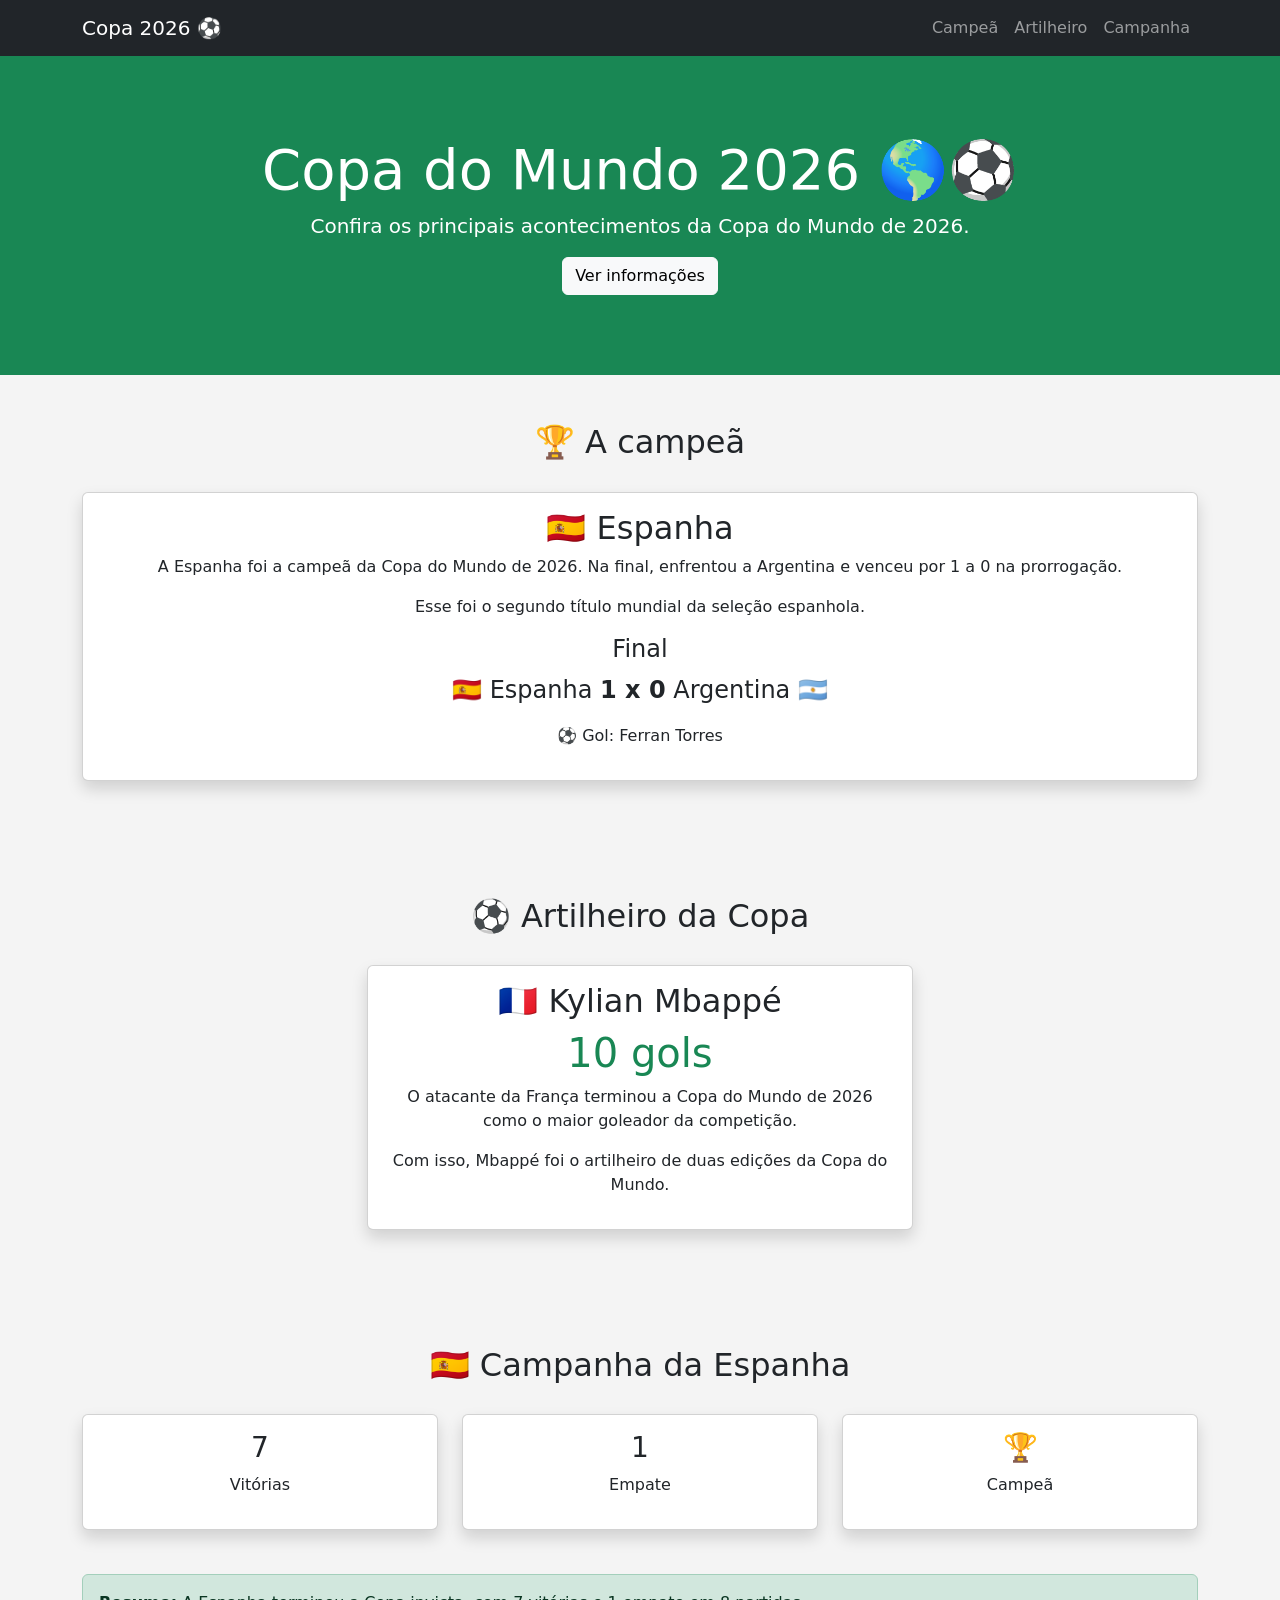
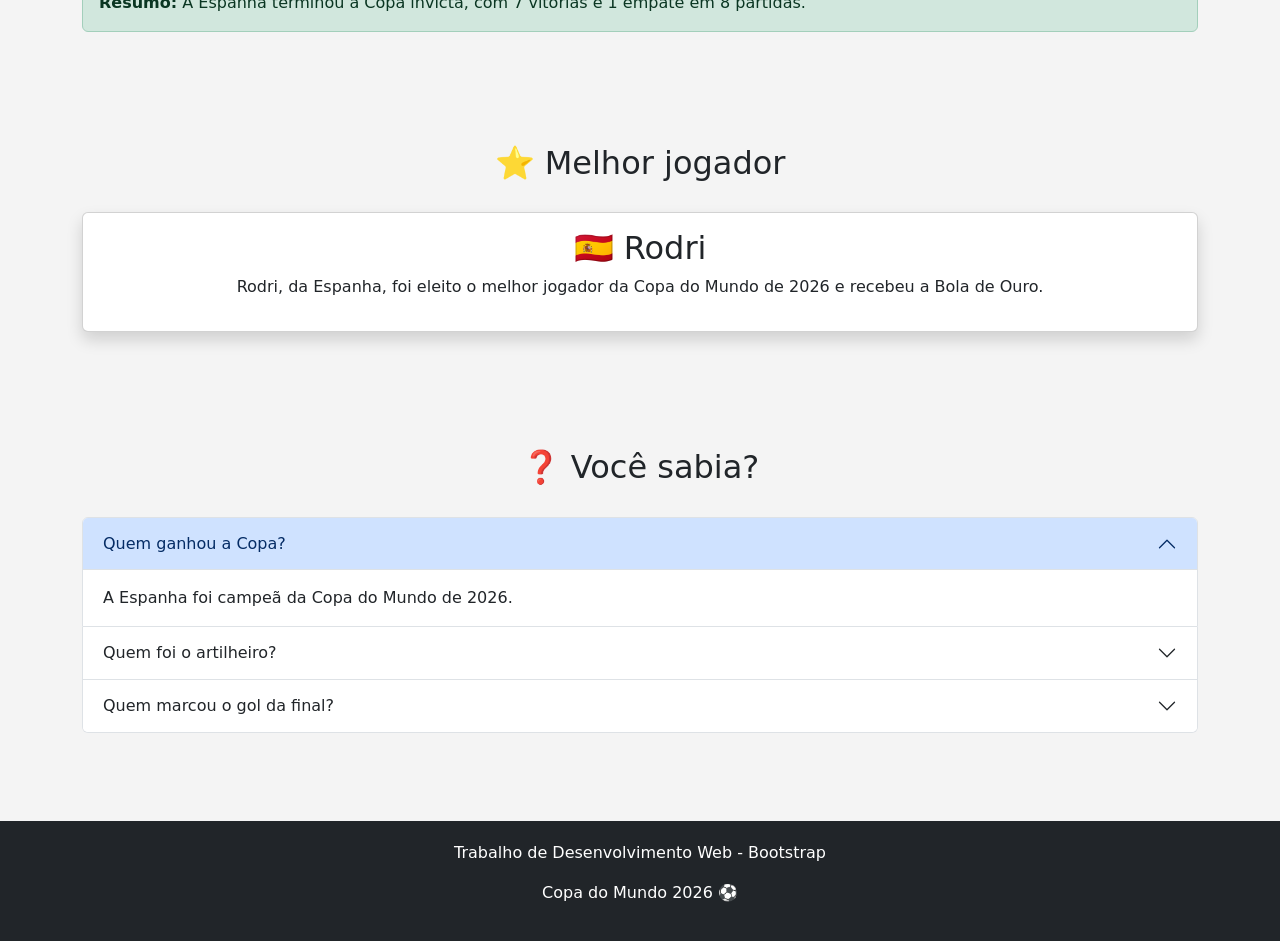
<file: 2026/IW-Interface-Web/3BIM/M1-Estudo-de-Caso/index.html>
<!DOCTYPE html>
<html lang="pt-br">
<head>
    <meta charset="UTF-8">
    <meta name="viewport" content="width=device-width, initial-scale=1.0">

    <title>Copa do Mundo 2026</title>

    <!-- Bootstrap -->
    <link href="https://cdn.jsdelivr.net/npm/bootstrap@5.3.3/dist/css/bootstrap.min.css" rel="stylesheet">

    <style>
        body {
            background-color: #f4f4f4;
        }

        .inicio {
            background-color: #198754;
            color: white;
            padding: 80px 20px;
        }

        .card {
            margin-bottom: 20px;
        }

        .titulo {
            margin-bottom: 30px;
        }

        footer {
            background-color: #212529;
            color: white;
            padding: 20px;
            margin-top: 40px;
        }
    </style>
</head>

<body>

    <!-- Menu -->
    <nav class="navbar navbar-expand-lg navbar-dark bg-dark">
        <div class="container">
            <a class="navbar-brand" href="#">Copa 2026 ⚽</a>

            <button class="navbar-toggler" type="button"
                data-bs-toggle="collapse"
                data-bs-target="#menu">
                <span class="navbar-toggler-icon"></span>
            </button>

            <div class="collapse navbar-collapse" id="menu">
                <ul class="navbar-nav ms-auto">

                    <li class="nav-item">
                        <a class="nav-link" href="#campea">Campeã</a>
                    </li>

                    <li class="nav-item">
                        <a class="nav-link" href="#artilheiro">Artilheiro</a>
                    </li>

                    <li class="nav-item">
                        <a class="nav-link" href="#campanha">Campanha</a>
                    </li>

                </ul>
            </div>
        </div>
    </nav>


    <!-- Início -->
    <section class="inicio text-center">

        <div class="container">

            <h1 class="display-4">Copa do Mundo 2026 🌎⚽</h1>

            <p class="lead">
                Confira os principais acontecimentos da Copa do Mundo de 2026.
            </p>

            <a href="#campea" class="btn btn-light">
                Ver informações
            </a>

        </div>

    </section>


    <!-- Campeã -->
    <section id="campea" class="container py-5">

        <h2 class="text-center titulo">
            🏆 A campeã
        </h2>

        <div class="card shadow">

            <div class="card-body text-center">

                <h2>🇪🇸 Espanha</h2>

                <p>
                    A Espanha foi a campeã da Copa do Mundo de 2026.
                    Na final, enfrentou a Argentina e venceu por 1 a 0
                    na prorrogação.
                </p>

                <p>
                    Esse foi o segundo título mundial da seleção espanhola.
                </p>

                <h4>Final</h4>

                <p class="fs-4">
                    🇪🇸 Espanha <strong>1 x 0</strong> Argentina 🇦🇷
                </p>

                <p>
                    ⚽ Gol: Ferran Torres
                </p>

            </div>

        </div>

    </section>


    <!-- Artilheiro -->
    <section id="artilheiro" class="container py-5">

        <h2 class="text-center titulo">
            ⚽ Artilheiro da Copa
        </h2>

        <div class="row justify-content-center">

            <div class="col-md-6">

                <div class="card shadow">

                    <div class="card-body text-center">

                        <h2>🇫🇷 Kylian Mbappé</h2>

                        <h1 class="text-success">10 gols</h1>

                        <p>
                            O atacante da França terminou a Copa do Mundo
                            de 2026 como o maior goleador da competição.
                        </p>

                        <p>
                            Com isso, Mbappé foi o artilheiro de duas
                            edições da Copa do Mundo.
                        </p>

                    </div>

                </div>

            </div>

        </div>

    </section>


    <!-- Campanha -->
    <section id="campanha" class="container py-5">

        <h2 class="text-center titulo">
            🇪🇸 Campanha da Espanha
        </h2>

        <div class="row">

            <div class="col-md-4">

                <div class="card text-center shadow">

                    <div class="card-body">

                        <h3>7</h3>

                        <p>Vitórias</p>

                    </div>

                </div>

            </div>


            <div class="col-md-4">

                <div class="card text-center shadow">

                    <div class="card-body">

                        <h3>1</h3>

                        <p>Empate</p>

                    </div>

                </div>

            </div>


            <div class="col-md-4">

                <div class="card text-center shadow">

                    <div class="card-body">

                        <h3>🏆</h3>

                        <p>Campeã</p>

                    </div>

                </div>

            </div>

        </div>


        <div class="alert alert-success mt-4">

            <strong>Resumo:</strong>

            A Espanha terminou a Copa invicta, com 7 vitórias e
            1 empate em 8 partidas.

        </div>

    </section>


    <!-- Melhor jogador -->
    <section class="container py-5">

        <h2 class="text-center titulo">
            ⭐ Melhor jogador
        </h2>

        <div class="card shadow">

            <div class="card-body text-center">

                <h2>🇪🇸 Rodri</h2>

                <p>
                    Rodri, da Espanha, foi eleito o melhor jogador
                    da Copa do Mundo de 2026 e recebeu a Bola de Ouro.
                </p>

            </div>

        </div>

    </section>


    <!-- Perguntas -->
    <section class="container py-5">

        <h2 class="text-center titulo">
            ❓ Você sabia?
        </h2>

        <div class="accordion" id="perguntas">

            <div class="accordion-item">

                <h2 class="accordion-header">

                    <button class="accordion-button"
                        data-bs-toggle="collapse"
                        data-bs-target="#pergunta1">

                        Quem ganhou a Copa?

                    </button>

                </h2>

                <div id="pergunta1"
                    class="accordion-collapse collapse show"
                    data-bs-parent="#perguntas">

                    <div class="accordion-body">
                        A Espanha foi campeã da Copa do Mundo de 2026.
                    </div>

                </div>

            </div>


            <div class="accordion-item">

                <h2 class="accordion-header">

                    <button class="accordion-button collapsed"
                        data-bs-toggle="collapse"
                        data-bs-target="#pergunta2">

                        Quem foi o artilheiro?

                    </button>

                </h2>

                <div id="pergunta2"
                    class="accordion-collapse collapse"
                    data-bs-parent="#perguntas">

                    <div class="accordion-body">
                        Kylian Mbappé, da França, com 10 gols.
                    </div>

                </div>

            </div>


            <div class="accordion-item">

                <h2 class="accordion-header">

                    <button class="accordion-button collapsed"
                        data-bs-toggle="collapse"
                        data-bs-target="#pergunta3">

                        Quem marcou o gol da final?

                    </button>

                </h2>

                <div id="pergunta3"
                    class="accordion-collapse collapse"
                    data-bs-parent="#perguntas">

                    <div class="accordion-body">
                        Ferran Torres marcou o gol da vitória da Espanha
                        contra a Argentina.
                    </div>

                </div>

            </div>

        </div>

    </section>


    <!-- Rodapé -->
    <footer class="text-center">

        <p>
            Trabalho de Desenvolvimento Web - Bootstrap
        </p>

        <p>
            Copa do Mundo 2026 ⚽
        </p>

    </footer>


    <!-- JavaScript do Bootstrap -->
    <script src="https://cdn.jsdelivr.net/npm/bootstrap@5.3.3/dist/js/bootstrap.bundle.min.js"></script>

</body>
</html>
</file>
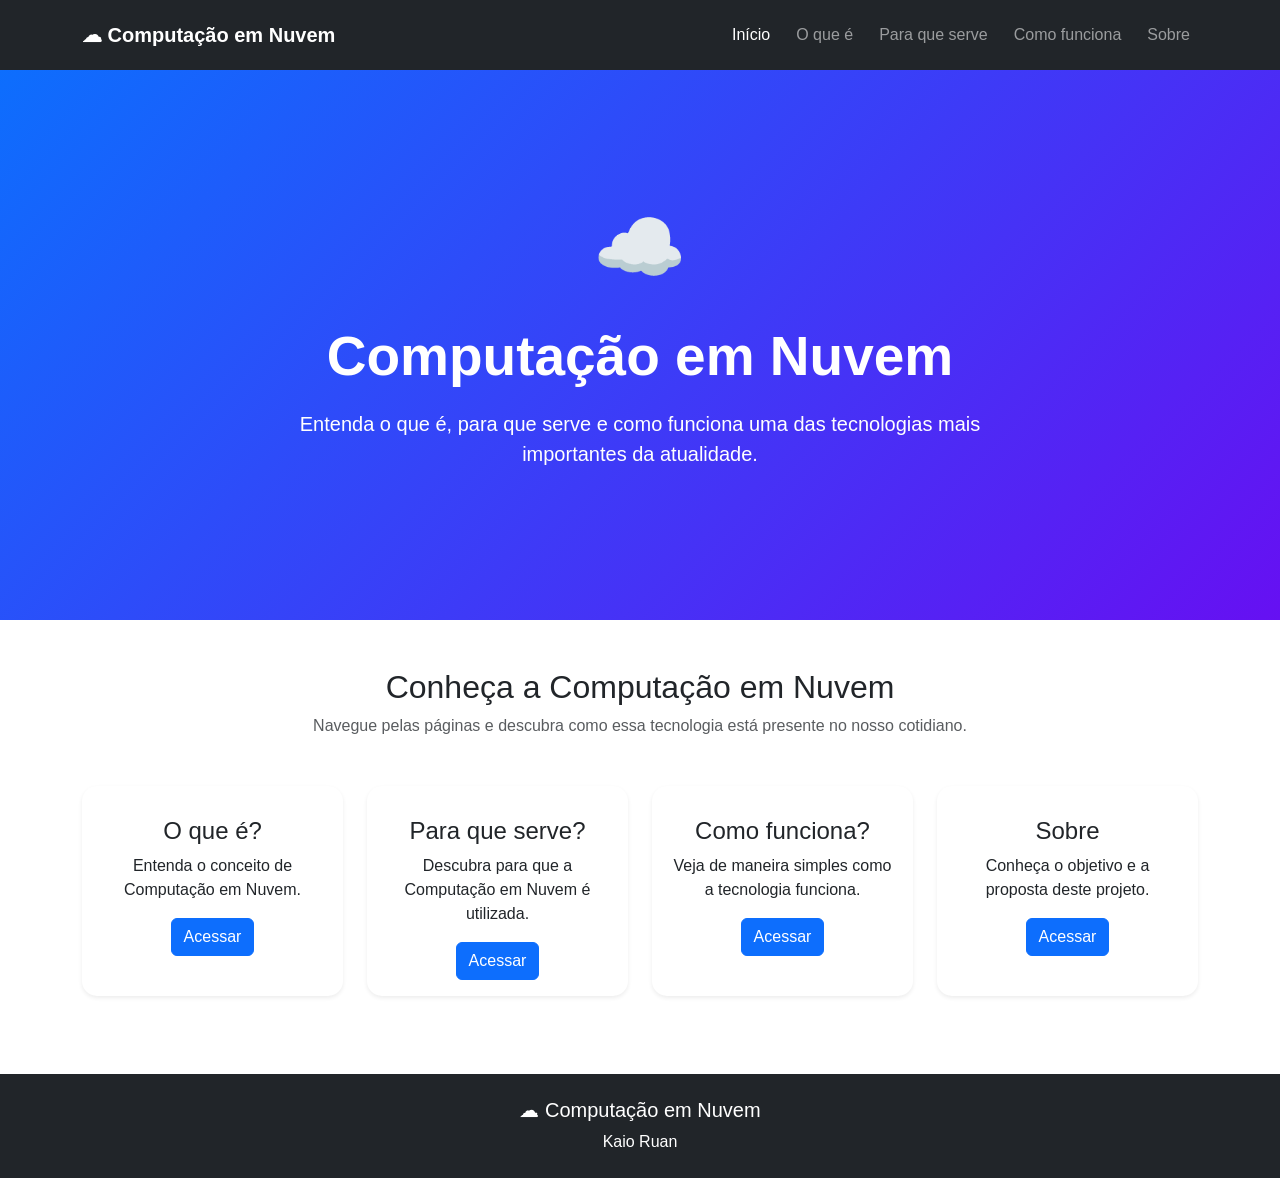
<file: 2026/IW-Interface-Web/3BIM/M2-Construção-de-Site/index.html>
<!doctype html>
<html lang="pt-BR">

<head>

    <meta charset="utf-8">

    <meta name="viewport" content="width=device-width, initial-scale=1">

    <title>Computação em Nuvem</title>

    <!-- Bootstrap -->
    <link href="https://cdn.jsdelivr.net/npm/bootstrap@5.3.8/dist/css/bootstrap.min.css"
        rel="stylesheet"
        integrity="sha384-sRIl4kxILFvY47J16cr9ZwB07vP4J8+LH7qKQnuqkuIAvNWLzeN8tE5YBujZqJLB"
        crossorigin="anonymous">

    <!-- CSS personalizado -->
    <link rel="stylesheet" href="style.css">

</head>

<body>

    <!-- =========================
         CABEÇALHO
    ========================== -->

    <nav class="navbar navbar-expand-lg navbar-dark bg-dark">

        <div class="container">

            <a class="navbar-brand fw-bold" href="index.html">
                ☁ Computação em Nuvem
            </a>

            <button class="navbar-toggler"
                type="button"
                data-bs-toggle="collapse"
                data-bs-target="#menu">

                <span class="navbar-toggler-icon"></span>

            </button>

            <div class="collapse navbar-collapse" id="menu">

                <ul class="navbar-nav ms-auto">

                    <li class="nav-item">
                        <a class="nav-link active" href="index.html">
                            Início
                        </a>
                    </li>

                    <li class="nav-item">
                        <a class="nav-link" href="oque-é.html">
                            O que é
                        </a>
                    </li>

                    <li class="nav-item">
                        <a class="nav-link" href="para-que-serve.html">
                            Para que serve
                        </a>
                    </li>

                    <li class="nav-item">
                        <a class="nav-link" href="como-funciona.html">
                            Como funciona
                        </a>
                    </li>

                    <li class="nav-item">
                        <a class="nav-link" href="sobre.html">
                            Sobre
                        </a>
                    </li>

                </ul>

            </div>

        </div>

    </nav>


    <!-- =========================
         BANNER PRINCIPAL
    ========================== -->

    <section class="hero">

        <div class="container text-center">

            <div class="nuvem-icon">
                ☁️
            </div>

            <h1>Computação em Nuvem</h1>

            <p class="lead">

                Entenda o que é, para que serve e como funciona
                uma das tecnologias mais importantes da atualidade.

            </p>

            

        </div>

    </section>


    <!-- =========================
         INTRODUÇÃO
    ========================== -->

    <section class="container py-5">

        <div class="text-center mb-5">

            <h2>Conheça a Computação em Nuvem</h2>

            <p class="text-muted">

                Navegue pelas páginas e descubra como essa tecnologia
                está presente no nosso cotidiano.

            </p>

        </div>


        <div class="row g-4">


            <!-- O QUE É -->

            <div class="col-md-3">

                <div class="card h-100 shadow-sm">

                    <div class="card-body text-center">

                        <div class="icone">
                            
                        </div>

                        <h4>O que é?</h4>

                        <p>

                            Entenda o conceito de
                            Computação em Nuvem.

                        </p>

                        <a href="oque-é.html"
                           class="btn btn-primary">

                            Acessar

                        </a>

                    </div>

                </div>

            </div>


            <!-- PARA QUE SERVE -->

            <div class="col-md-3">

                <div class="card h-100 shadow-sm">

                    <div class="card-body text-center">

                        <div class="icone">
                            
                        </div>

                        <h4>Para que serve?</h4>

                        <p>

                            Descubra para que a Computação
                            em Nuvem é utilizada.

                        </p>

                        <a href="para-que-serve.html"
                           class="btn btn-primary">

                            Acessar

                        </a>

                    </div>

                </div>

            </div>


            <!-- COMO FUNCIONA -->

            <div class="col-md-3">

                <div class="card h-100 shadow-sm">

                    <div class="card-body text-center">

                        <div class="icone">
                            
                        </div>

                        <h4>Como funciona?</h4>

                        <p>

                            Veja de maneira simples como
                            a tecnologia funciona.

                        </p>

                        <a href="como-funciona.html"
                           class="btn btn-primary">

                            Acessar

                        </a>

                    </div>

                </div>

            </div>


            <!-- SOBRE -->

            <div class="col-md-3">

                <div class="card h-100 shadow-sm">

                    <div class="card-body text-center">

                        <div class="icone">
                            
                        </div>

                        <h4>Sobre</h4>

                        <p>

                            Conheça o objetivo e a proposta
                            deste projeto.

                        </p>

                        <a href="sobre.html"
                           class="btn btn-primary">

                            Acessar

                        </a>

                    </div>

                </div>

            </div>


        </div>

    </section>


    <!-- =========================
         RODAPÉ
    ========================== -->

    <footer class="bg-dark text-white text-center py-4">

        <div class="container">

            <h5>☁ Computação em Nuvem</h5>

            <p class="mb-0">

                Kaio Ruan

            </p>

        </div>

    </footer>


    <!-- Bootstrap JavaScript -->

    <script src="https://cdn.jsdelivr.net/npm/bootstrap@5.3.8/dist/js/bootstrap.bundle.min.js"
        integrity="sha384-FKyoEForCGlyvwx9Hj09JcYn3nv7wiPVlz7YYWJrWVcXK/BmnVDxM+D2scQbITxI"
        crossorigin="anonymous">
    </script>

</body>

</html>
</file>
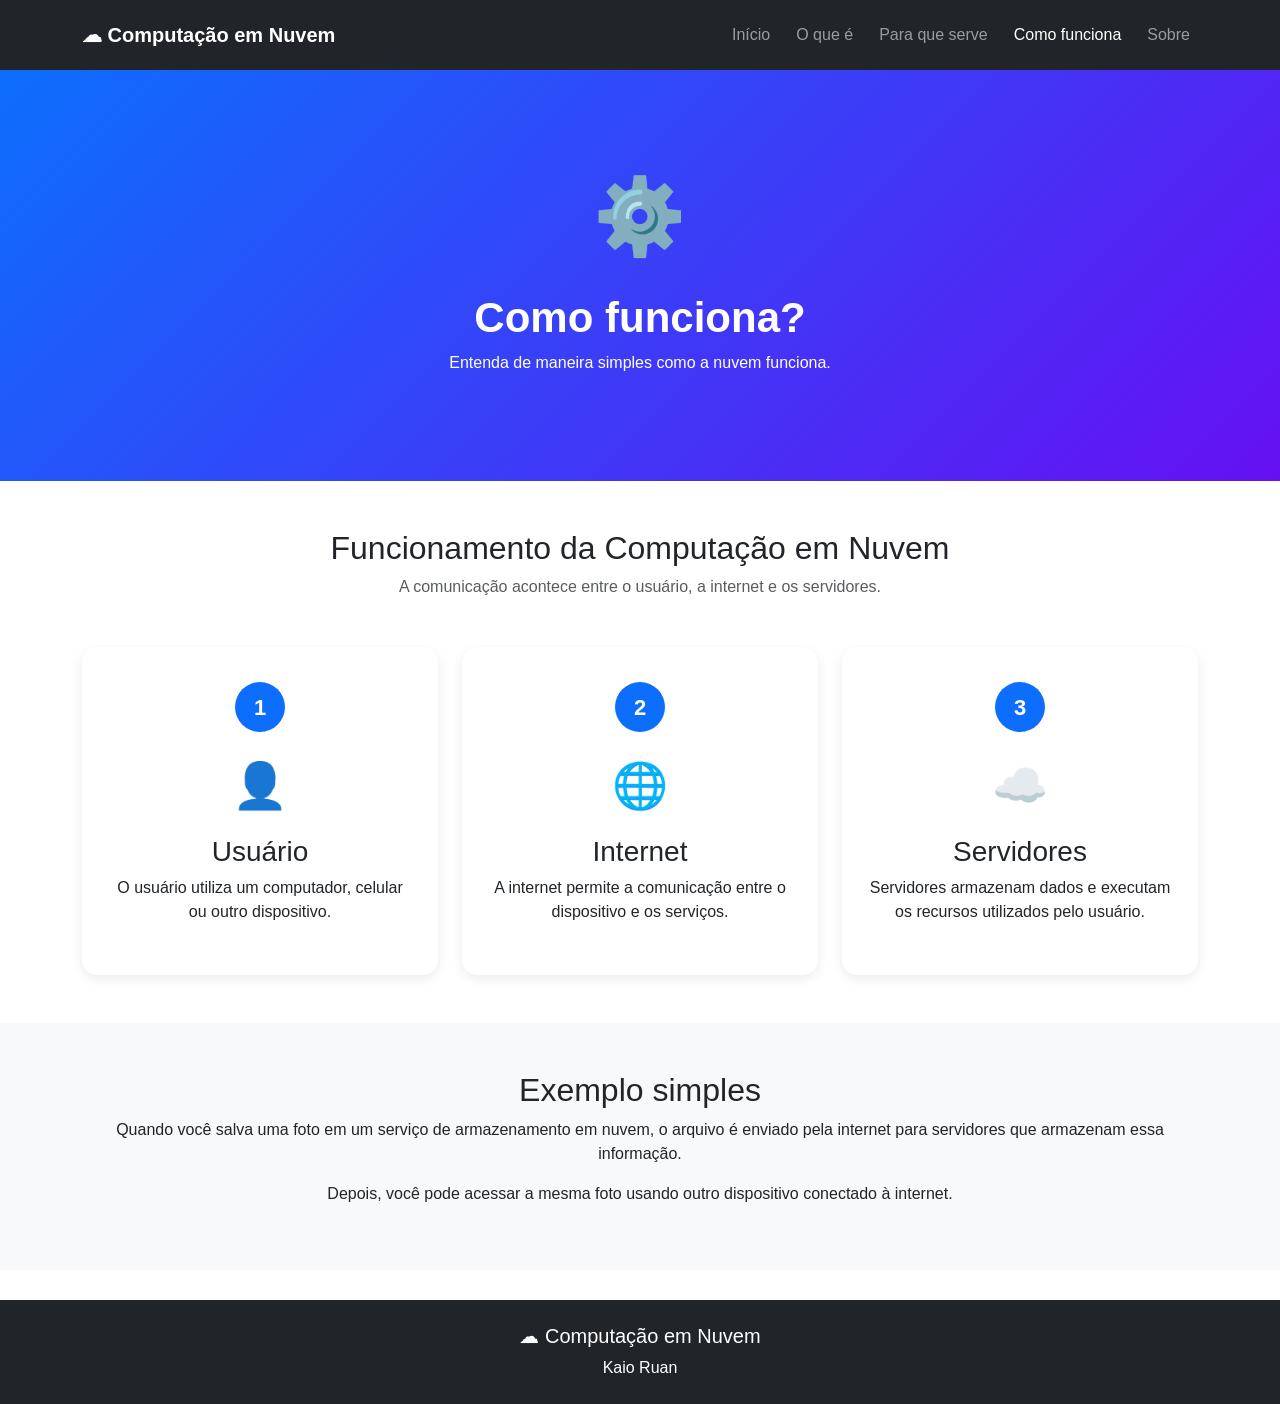
<file: 2026/IW-Interface-Web/3BIM/M2-Construção-de-Site/como-funciona.html>
<!doctype html>
<html lang="pt-BR">

<head>

    <meta charset="utf-8">

    <meta name="viewport" content="width=device-width, initial-scale=1">

    <title>Como funciona - Computação em Nuvem</title>

    <link href="https://cdn.jsdelivr.net/npm/bootstrap@5.3.8/dist/css/bootstrap.min.css"
        rel="stylesheet"
        integrity="sha384-sRIl4kxILFvY47J16cr9ZwB07vP4J8+LH7qKQnuqkuIAvNWLzeN8tE5YBujZqJLB"
        crossorigin="anonymous">

    <link rel="stylesheet" href="style.css">

</head>

<body>


    <!-- CABEÇALHO -->

    <nav class="navbar navbar-expand-lg navbar-dark bg-dark">

        <div class="container">

            <a class="navbar-brand fw-bold" href="index.html">
                ☁ Computação em Nuvem
            </a>

            <button class="navbar-toggler"
                type="button"
                data-bs-toggle="collapse"
                data-bs-target="#menu">

                <span class="navbar-toggler-icon"></span>

            </button>

            <div class="collapse navbar-collapse" id="menu">

                <ul class="navbar-nav ms-auto">

                    <li class="nav-item">
                        <a class="nav-link" href="index.html">
                            Início
                        </a>
                    </li>

                    <li class="nav-item">
                        <a class="nav-link" href="oque-é.html">
                            O que é
                        </a>
                    </li>

                    <li class="nav-item">
                        <a class="nav-link" href="para-que-serve.html">
                            Para que serve
                        </a>
                    </li>

                    <li class="nav-item">
                        <a class="nav-link active" href="como-funciona.html">
                            Como funciona
                        </a>
                    </li>

                    <li class="nav-item">
                        <a class="nav-link" href="sobre.html">
                            Sobre
                        </a>
                    </li>

                </ul>

            </div>

        </div>

    </nav>


    <!-- TÍTULO -->

    <section class="titulo-pagina">

        <div class="container text-center">

            <div class="nuvem-icon">
                ⚙️
            </div>

            <h1>Como funciona?</h1>

            <p>
                Entenda de maneira simples como a nuvem funciona.
            </p>

        </div>

    </section>


    <!-- EXPLICAÇÃO -->

    <section class="container py-5">

        <div class="text-center mb-5">

            <h2>Funcionamento da Computação em Nuvem</h2>

            <p class="text-muted">

                A comunicação acontece entre o usuário,
                a internet e os servidores.

            </p>

        </div>


        <div class="row g-4 text-center">


            <div class="col-md-4">

                <div class="processo-card">

                    <div class="processo-numero">
                        1
                    </div>

                    <div class="icone">
                        👤
                    </div>

                    <h3>Usuário</h3>

                    <p>

                        O usuário utiliza um computador,
                        celular ou outro dispositivo.

                    </p>

                </div>

            </div>


            <div class="col-md-4">

                <div class="processo-card">

                    <div class="processo-numero">
                        2
                    </div>

                    <div class="icone">
                        🌐
                    </div>

                    <h3>Internet</h3>

                    <p>

                        A internet permite a comunicação
                        entre o dispositivo e os serviços.

                    </p>

                </div>

            </div>


            <div class="col-md-4">

                <div class="processo-card">

                    <div class="processo-numero">
                        3
                    </div>

                    <div class="icone">
                        ☁️
                    </div>

                    <h3>Servidores</h3>

                    <p>

                        Servidores armazenam dados e executam
                        os recursos utilizados pelo usuário.

                    </p>

                </div>

            </div>


        </div>

    </section>


    <!-- EXPLICAÇÃO FINAL -->

    <section class="bg-light py-5">

        <div class="container text-center">

            <h2>Exemplo simples</h2>

            <p>

                Quando você salva uma foto em um serviço de
                armazenamento em nuvem, o arquivo é enviado
                pela internet para servidores que armazenam
                essa informação.

            </p>

            <p>

                Depois, você pode acessar a mesma foto usando
                outro dispositivo conectado à internet.

            </p>

        </div>

    </section>


    <!-- RODAPÉ -->

    <footer class="bg-dark text-white text-center py-4">

        <h5>☁ Computação em Nuvem</h5>

        <p class="mb-0">
            Kaio Ruan
        </p>

    </footer>


    <script src="https://cdn.jsdelivr.net/npm/bootstrap@5.3.8/dist/js/bootstrap.bundle.min.js"
        integrity="sha384-FKyoEForCGlyvwx9Hj09JcYn3nv7wiPVlz7YYWJrWVcXK/BmnVDxM+D2scQbITxI"
        crossorigin="anonymous">
    </script>

</body>

</html>
</file>
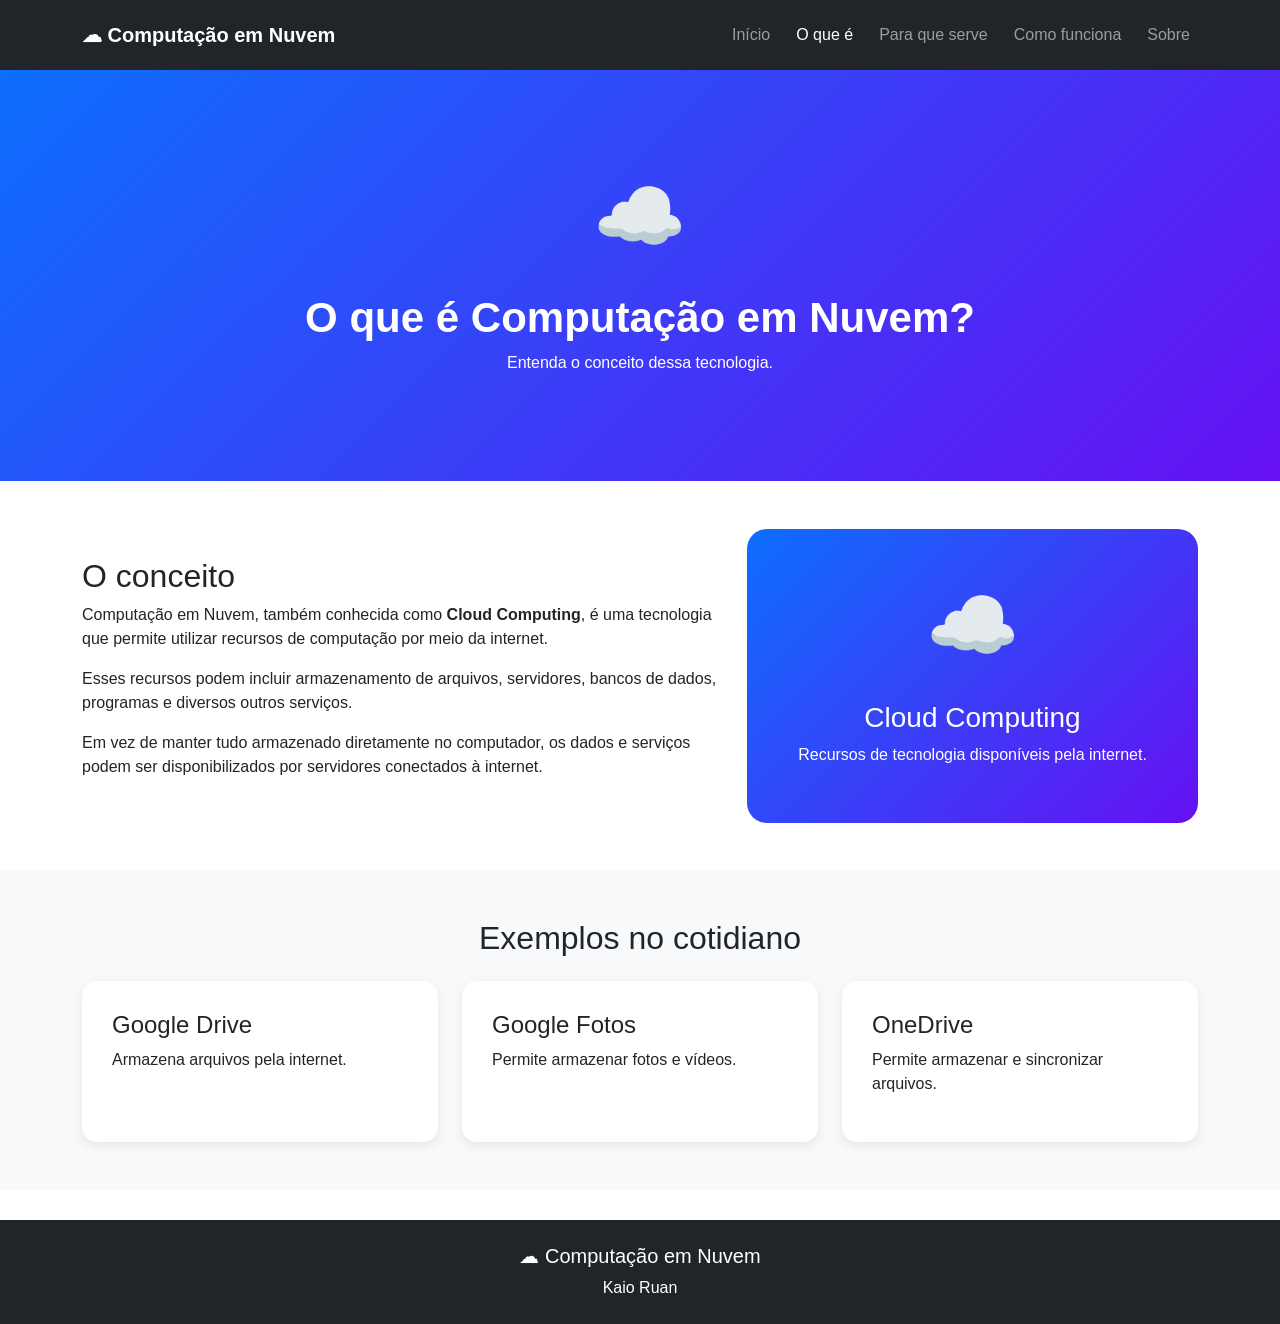
<file: 2026/IW-Interface-Web/3BIM/M2-Construção-de-Site/o-que-e.html>
<!doctype html>
<html lang="pt-BR">

<head>

    <meta charset="utf-8">

    <meta name="viewport" content="width=device-width, initial-scale=1">

    <title>O que é - Computação em Nuvem</title>

    <link href="https://cdn.jsdelivr.net/npm/bootstrap@5.3.8/dist/css/bootstrap.min.css"
        rel="stylesheet"
        integrity="sha384-sRIl4kxILFvY47J16cr9ZwB07vP4J8+LH7qKQnuqkuIAvNWLzeN8tE5YBujZqJLB"
        crossorigin="anonymous">

    <link rel="stylesheet" href="style.css">

</head>

<body>


    <!-- CABEÇALHO -->

    <nav class="navbar navbar-expand-lg navbar-dark bg-dark">

        <div class="container">

            <a class="navbar-brand fw-bold" href="index.html">
                ☁ Computação em Nuvem
            </a>

            <button class="navbar-toggler"
                type="button"
                data-bs-toggle="collapse"
                data-bs-target="#menu">

                <span class="navbar-toggler-icon"></span>

            </button>

            <div class="collapse navbar-collapse" id="menu">

                <ul class="navbar-nav ms-auto">

                    <li class="nav-item">
                        <a class="nav-link" href="index.html">
                            Início
                        </a>
                    </li>

                    <li class="nav-item">
                        <a class="nav-link active" href="oque-é.html">
                            O que é
                        </a>
                    </li>

                    <li class="nav-item">
                        <a class="nav-link" href="para-que-serve.html">
                            Para que serve
                        </a>
                    </li>

                    <li class="nav-item">
                        <a class="nav-link" href="como-funciona.html">
                            Como funciona
                        </a>
                    </li>

                    <li class="nav-item">
                        <a class="nav-link" href="sobre.html">
                            Sobre
                        </a>
                    </li>

                </ul>

            </div>

        </div>

    </nav>


    <!-- TÍTULO -->

    <section class="titulo-pagina">

        <div class="container text-center">

            <div class="nuvem-icon">
                ☁️
            </div>

            <h1>O que é Computação em Nuvem?</h1>

            <p>
                Entenda o conceito dessa tecnologia.
            </p>

        </div>

    </section>


    <!-- CONTEÚDO -->

    <section class="container py-5">

        <div class="row align-items-center">

            <div class="col-md-7">

                <h2>O conceito</h2>

                <p>

                    Computação em Nuvem, também conhecida como
                    <strong>Cloud Computing</strong>, é uma tecnologia
                    que permite utilizar recursos de computação
                    por meio da internet.

                </p>

                <p>

                    Esses recursos podem incluir armazenamento de
                    arquivos, servidores, bancos de dados, programas
                    e diversos outros serviços.

                </p>

                <p>

                    Em vez de manter tudo armazenado diretamente
                    no computador, os dados e serviços podem ser
                    disponibilizados por servidores conectados
                    à internet.

                </p>

            </div>


            <div class="col-md-5">

                <div class="conteudo-box text-center">

                    <div class="nuvem-icon">
                        ☁️
                    </div>

                    <h3>Cloud Computing</h3>

                    <p>

                        Recursos de tecnologia
                        disponíveis pela internet.

                    </p>

                </div>

            </div>

        </div>

    </section>


    <!-- EXEMPLOS -->

    <section class="bg-light py-5">

        <div class="container">

            <div class="text-center mb-4">

                <h2>Exemplos no cotidiano</h2>

            </div>

            <div class="row g-4">

                <div class="col-md-4">

                    <div class="info-card">

                        <h4>Google Drive</h4>

                        <p>
                            Armazena arquivos pela internet.
                        </p>

                    </div>

                </div>

                <div class="col-md-4">

                    <div class="info-card">

                        <h4>Google Fotos</h4>

                        <p>
                            Permite armazenar fotos e vídeos.
                        </p>

                    </div>

                </div>

                <div class="col-md-4">

                    <div class="info-card">

                        <h4>OneDrive</h4>

                        <p>
                            Permite armazenar e sincronizar arquivos.
                        </p>

                    </div>

                </div>

            </div>

        </div>

    </section>


    <!-- RODAPÉ -->

    <footer class="bg-dark text-white text-center py-4">

        <h5>☁ Computação em Nuvem</h5>

        <p class="mb-0">
            Kaio Ruan
        </p>

    </footer>


    <script src="https://cdn.jsdelivr.net/npm/bootstrap@5.3.8/dist/js/bootstrap.bundle.min.js"
        integrity="sha384-FKyoEForCGlyvwx9Hj09JcYn3nv7wiPVlz7YYWJrWVcXK/BmnVDxM+D2scQbITxI"
        crossorigin="anonymous">
    </script>

</body>

</html>
</file>
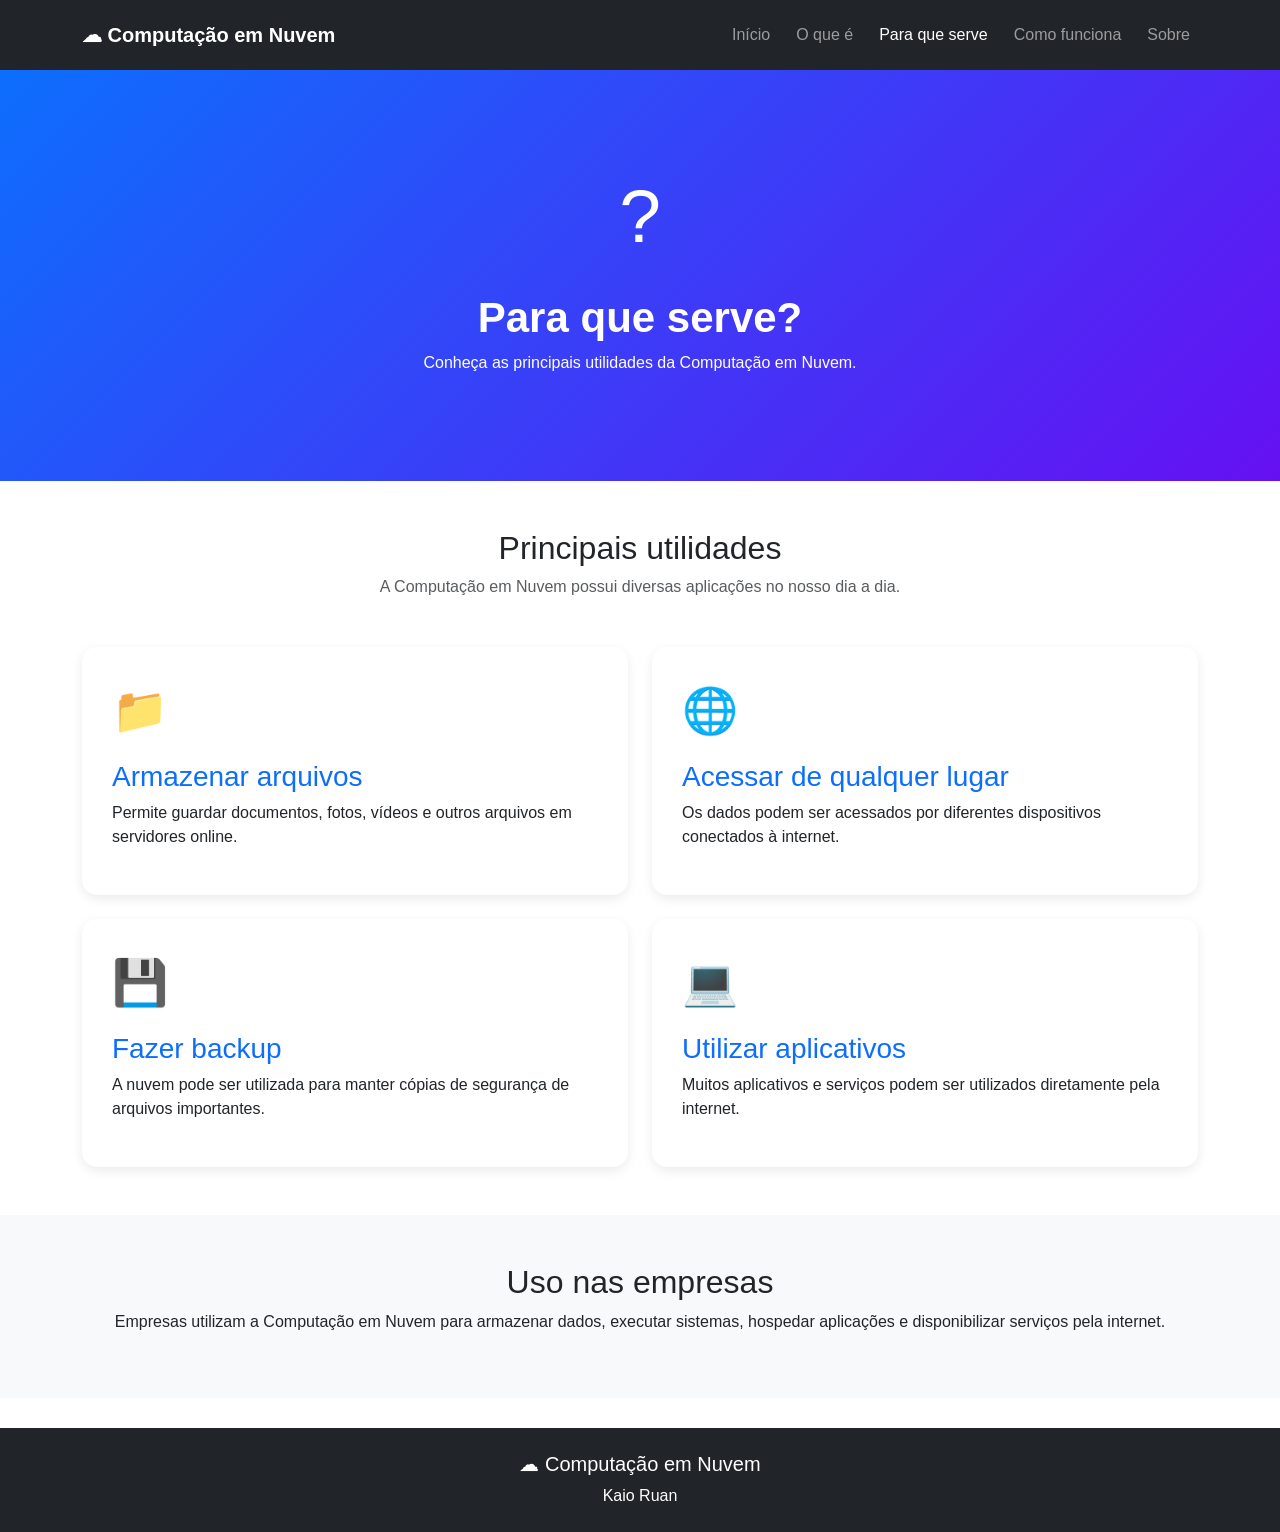
<file: 2026/IW-Interface-Web/3BIM/M2-Construção-de-Site/para-que-serve.html>
<!doctype html>
<html lang="pt-BR">

<head>

    <meta charset="utf-8">

    <meta name="viewport" content="width=device-width, initial-scale=1">

    <title>Para que serve - Computação em Nuvem</title>

    <link href="https://cdn.jsdelivr.net/npm/bootstrap@5.3.8/dist/css/bootstrap.min.css"
        rel="stylesheet"
        integrity="sha384-sRIl4kxILFvY47J16cr9ZwB07vP4J8+LH7qKQnuqkuIAvNWLzeN8tE5YBujZqJLB"
        crossorigin="anonymous">

    <link rel="stylesheet" href="style.css">

</head>

<body>


    <!-- CABEÇALHO -->

    <nav class="navbar navbar-expand-lg navbar-dark bg-dark">

        <div class="container">

            <a class="navbar-brand fw-bold" href="index.html">
                ☁ Computação em Nuvem
            </a>

            <button class="navbar-toggler"
                type="button"
                data-bs-toggle="collapse"
                data-bs-target="#menu">

                <span class="navbar-toggler-icon"></span>

            </button>

            <div class="collapse navbar-collapse" id="menu">

                <ul class="navbar-nav ms-auto">

                    <li class="nav-item">
                        <a class="nav-link" href="index.html">
                            Início
                        </a>
                    </li>

                    <li class="nav-item">
                        <a class="nav-link" href="oque-é.html">
                            O que é
                        </a>
                    </li>

                    <li class="nav-item">
                        <a class="nav-link active" href="para-que-serve.html">
                            Para que serve
                        </a>
                    </li>

                    <li class="nav-item">
                        <a class="nav-link" href="como-funciona.html">
                            Como funciona
                        </a>
                    </li>

                    <li class="nav-item">
                        <a class="nav-link" href="sobre.html">
                            Sobre
                        </a>
                    </li>

                </ul>

            </div>

        </div>

    </nav>


    <!-- TÍTULO -->

    <section class="titulo-pagina">

        <div class="container text-center">

            <div class="nuvem-icon">
                ?
            </div>

            <h1>Para que serve?</h1>

            <p>
                Conheça as principais utilidades da Computação em Nuvem.
            </p>

        </div>

    </section>


    <!-- CONTEÚDO -->

    <section class="container py-5">

        <div class="text-center mb-5">

            <h2>Principais utilidades</h2>

            <p class="text-muted">

                A Computação em Nuvem possui diversas aplicações
                no nosso dia a dia.

            </p>

        </div>


        <div class="row g-4">


            <div class="col-md-6">

                <div class="info-card">

                    <div class="icone">
                        📁
                    </div>

                    <h3>Armazenar arquivos</h3>

                    <p>

                        Permite guardar documentos, fotos, vídeos
                        e outros arquivos em servidores online.

                    </p>

                </div>

            </div>


            <div class="col-md-6">

                <div class="info-card">

                    <div class="icone">
                        🌐
                    </div>

                    <h3>Acessar de qualquer lugar</h3>

                    <p>

                        Os dados podem ser acessados por diferentes
                        dispositivos conectados à internet.

                    </p>

                </div>

            </div>


            <div class="col-md-6">

                <div class="info-card">

                    <div class="icone">
                        💾
                    </div>

                    <h3>Fazer backup</h3>

                    <p>

                        A nuvem pode ser utilizada para manter
                        cópias de segurança de arquivos importantes.

                    </p>

                </div>

            </div>


            <div class="col-md-6">

                <div class="info-card">

                    <div class="icone">
                        💻
                    </div>

                    <h3>Utilizar aplicativos</h3>

                    <p>

                        Muitos aplicativos e serviços podem ser
                        utilizados diretamente pela internet.

                    </p>

                </div>

            </div>


        </div>

    </section>


    <!-- EMPRESAS -->

    <section class="bg-light py-5">

        <div class="container text-center">

            <h2>Uso nas empresas</h2>

            <p>

                Empresas utilizam a Computação em Nuvem para
                armazenar dados, executar sistemas, hospedar
                aplicações e disponibilizar serviços pela internet.

            </p>

        </div>

    </section>


    <!-- RODAPÉ -->

    <footer class="bg-dark text-white text-center py-4">

        <h5>☁ Computação em Nuvem</h5>

        <p class="mb-0">
            Kaio Ruan
        </p>

    </footer>


    <script src="https://cdn.jsdelivr.net/npm/bootstrap@5.3.8/dist/js/bootstrap.bundle.min.js"
        integrity="sha384-FKyoEForCGlyvwx9Hj09JcYn3nv7wiPVlz7YYWJrWVcXK/BmnVDxM+D2scQbITxI"
        crossorigin="anonymous">
    </script>

</body>

</html>
</file>
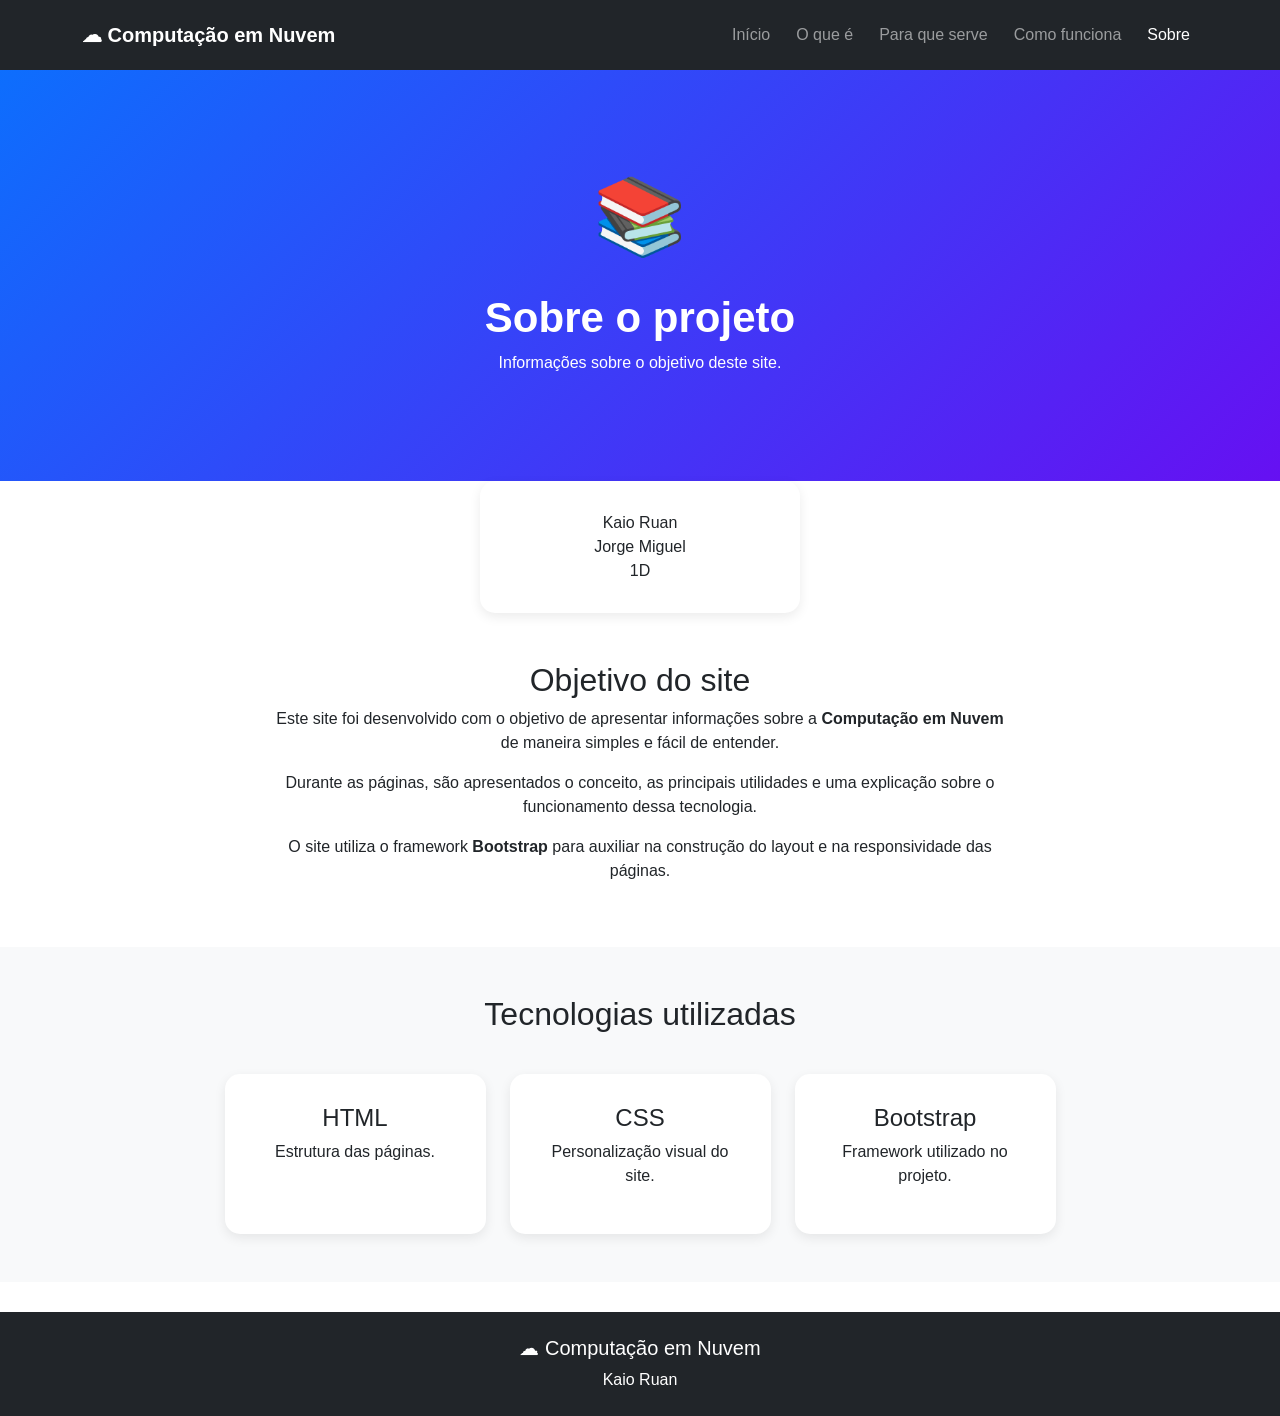
<file: 2026/IW-Interface-Web/3BIM/M2-Construção-de-Site/sobre.html>
<!doctype html>
<html lang="pt-BR">

<head>

    <meta charset="utf-8">

    <meta name="viewport" content="width=device-width, initial-scale=1">

    <title>Sobre - Computação em Nuvem</title>

    <link href="https://cdn.jsdelivr.net/npm/bootstrap@5.3.8/dist/css/bootstrap.min.css" rel="stylesheet"
        integrity="sha384-sRIl4kxILFvY47J16cr9ZwB07vP4J8+LH7qKQnuqkuIAvNWLzeN8tE5YBujZqJLB" crossorigin="anonymous">

    <link rel="stylesheet" href="style.css">

</head>

<body>


    <!-- CABEÇALHO -->

    <nav class="navbar navbar-expand-lg navbar-dark bg-dark">

        <div class="container">

            <a class="navbar-brand fw-bold" href="index.html">
                ☁ Computação em Nuvem
            </a>

            <button class="navbar-toggler" type="button" data-bs-toggle="collapse" data-bs-target="#menu">

                <span class="navbar-toggler-icon"></span>

            </button>

            <div class="collapse navbar-collapse" id="menu">

                <ul class="navbar-nav ms-auto">

                    <li class="nav-item">
                        <a class="nav-link" href="index.html">
                            Início
                        </a>
                    </li>

                    <li class="nav-item">
                        <a class="nav-link" href="oque-é.html">
                            O que é
                        </a>
                    </li>

                    <li class="nav-item">
                        <a class="nav-link" href="para-que-serve.html">
                            Para que serve
                        </a>
                    </li>

                    <li class="nav-item">
                        <a class="nav-link" href="como-funciona.html">
                            Como funciona
                        </a>
                    </li>

                    <li class="nav-item">
                        <a class="nav-link active" href="sobre.html">
                            Sobre
                        </a>
                    </li>

                </ul>

            </div>

        </div>

    </nav>


    <!-- TÍTULO -->

    <section class="titulo-pagina">

        <div class="container text-center">

            <div class="nuvem-icon">
                📚
            </div>

            <h1>Sobre o projeto</h1>

            <p>
                Informações sobre o objetivo deste site.
            </p>

        </div>

    </section>


    <!-- SOBRE O PROJETO -->

    <center>
    <div class="col-md-3">

        <div class="info-card">

            Kaio Ruan<br>
            Jorge Miguel<br>
            1D<br>

        </div>
    </div>
</center>


    <section class="container py-5">

        <div class="row">

            <div class="col-md-8 mx-auto text-center">

                <h2>Objetivo do site</h2>

                <p>

                    Este site foi desenvolvido com o objetivo
                    de apresentar informações sobre a
                    <strong>Computação em Nuvem</strong> de
                    maneira simples e fácil de entender.

                </p>

                <p>

                    Durante as páginas, são apresentados o conceito,
                    as principais utilidades e uma explicação
                    sobre o funcionamento dessa tecnologia.

                </p>

                <p>

                    O site utiliza o framework
                    <strong>Bootstrap</strong> para auxiliar
                    na construção do layout e na responsividade
                    das páginas.

                </p>

            </div>

        </div>

    </section>


    <!-- TECNOLOGIAS -->

    <section class="bg-light py-5">

        <div class="container text-center">

            <h2>Tecnologias utilizadas</h2>

            <div class="row justify-content-center g-4 mt-3">


                <div class="col-md-3">

                    <div class="info-card">

                        <h4>HTML</h4>

                        <p>
                            Estrutura das páginas.
                        </p>

                    </div>

                </div>


                <div class="col-md-3">

                    <div class="info-card">

                        <h4>CSS</h4>

                        <p>
                            Personalização visual do site.
                        </p>

                    </div>

                </div>


                <div class="col-md-3">

                    <div class="info-card">

                        <h4>Bootstrap</h4>

                        <p>
                            Framework utilizado no projeto.
                        </p>

                    </div>

                </div>


            </div>

        </div>

    </section>


    <!-- RODAPÉ -->

    <footer class="bg-dark text-white text-center py-4">

        <h5>☁ Computação em Nuvem</h5>

        <p class="mb-0">
            Kaio Ruan
        </p>

    </footer>


    <script src="https://cdn.jsdelivr.net/npm/bootstrap@5.3.8/dist/js/bootstrap.bundle.min.js"
        integrity="sha384-FKyoEForCGlyvwx9Hj09JcYn3nv7wiPVlz7YYWJrWVcXK/BmnVDxM+D2scQbITxI" crossorigin="anonymous">
        </script>

</body>

</html>
</file>
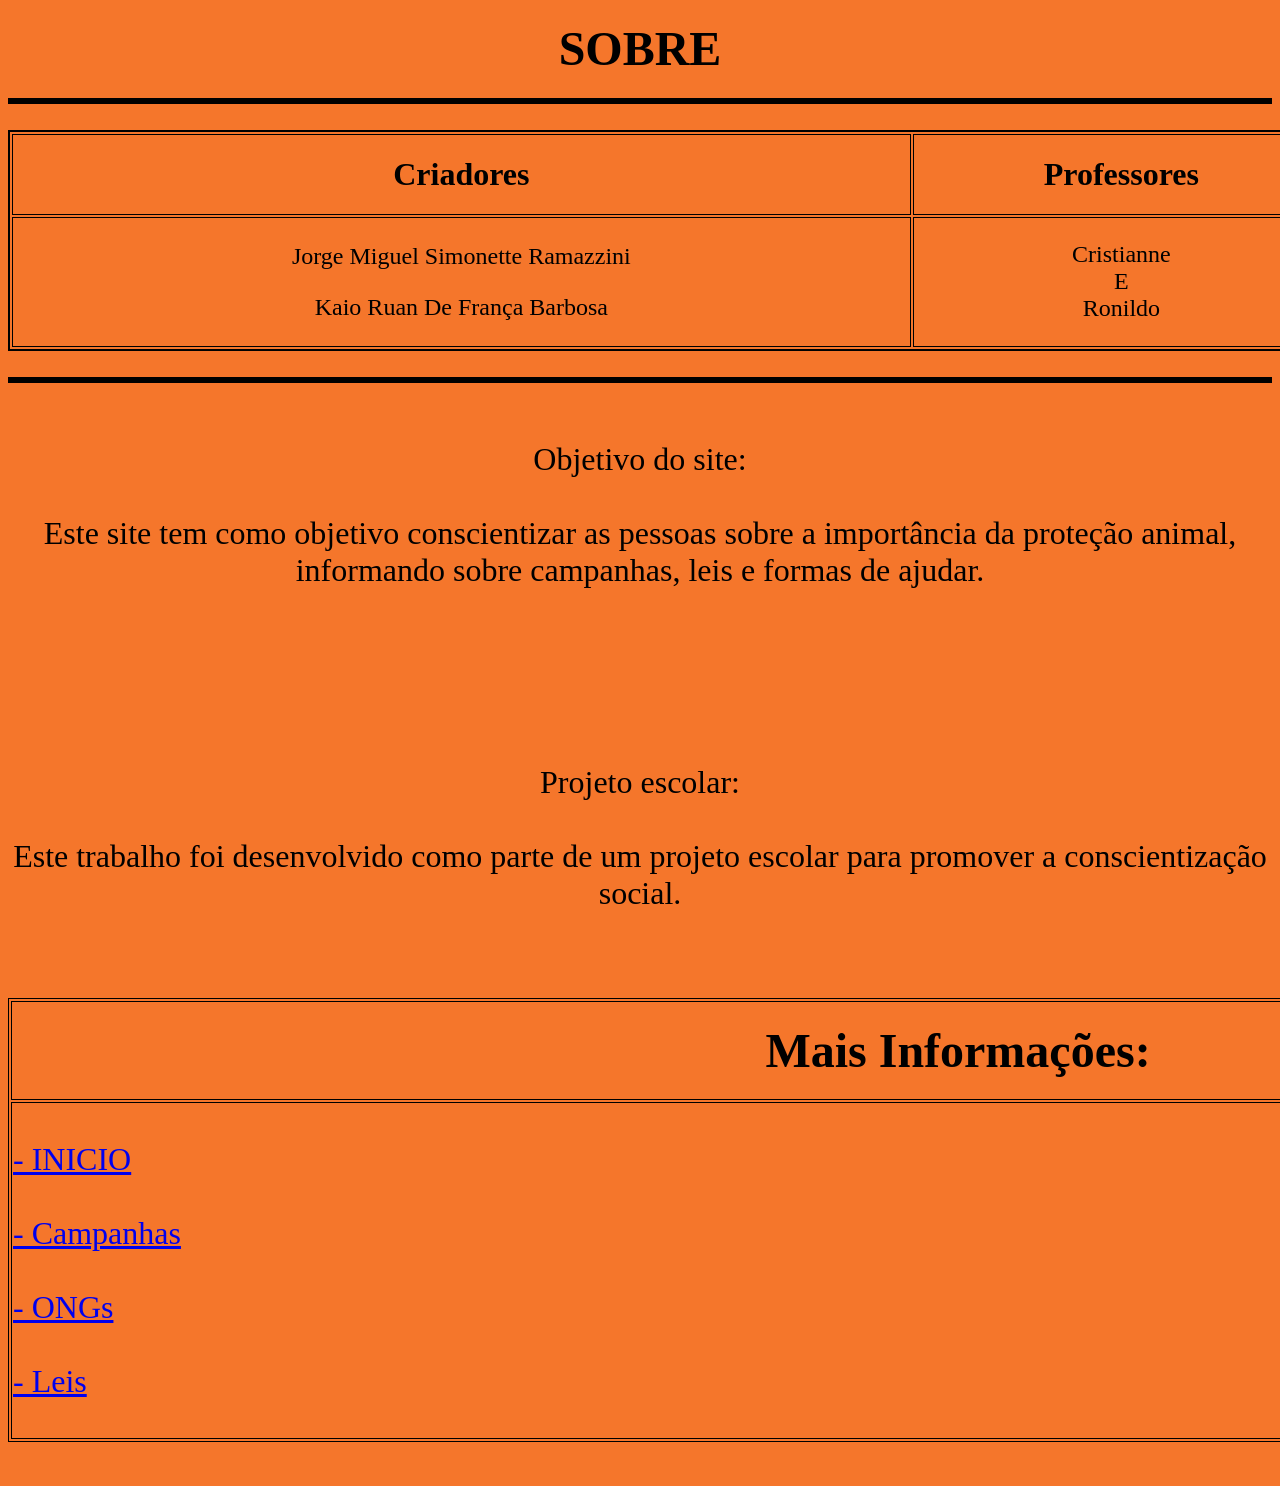
<file: 2026/IW-Interface-Web/1BIM/M2-3/abril-laranja/5-Sobre.html>
<!DOCTYPE html>
<html lang="pt-br">

<head>
    <meta charset="UTF-8">
    <meta name="viewport" content="width=device-width, initial-scale=1.0">
    <title>Abril Laranja</title>

<body bgcolor="#F5762B">

    <center>
      <h1><font size="8">SOBRE</font></h1>
        </center>

        <hr size="6" color="black"><br>


<table width="1900" border="2" bordercolor="black">  

        <th>
            <h2><font size="6" color="black">Criadores</font></h2>
        </th>
        
        <th>
            <h2><font size="6" color="black">Professores</font></h2>
        </th>

        <th>
            <font size="6" color="black">Curso</font>
        </th>

        <tr>
            <td>
                <font size="5"> 
                    <center>
                        <p>Jorge Miguel Simonette Ramazzini</p>
                        <p>Kaio Ruan De França Barbosa</p>
                    </center>
                </font>
            </td>

            <td>
                <font size="5"> 
                    <center>
                        Cristianne
                        <br>
                        E
                        <br>
                        Ronildo
                    </center> 
                </font>
            </td>
            
            <td>
                <font size="5">
                    <p><center>1°Informatica Internet</center></p>
                </font>
            </td>
        </tr>
    </table>

<br>


  <hr size="6" color="black"><br>






      <center><font size="6">
<p>Objetivo do site:<br>
<br>
Este site tem como objetivo conscientizar as pessoas sobre a importância da proteção animal,<br>
 informando sobre campanhas, leis e formas de ajudar.
</p> 
<br>
<br>
<br>
<p>Projeto escolar:<br>
<br>
Este trabalho foi desenvolvido como parte de um projeto escolar para promover a conscientização social.
</p>

</font></center>

<table width="1900" border="1" bordercolor="black">  

    <br>
    <th>
        <h2><font size="8" color="black">Mais Informações:</font></h2>
    </th>

    <tr>
        <td align="left">
            <font size="6"><br>
                <a href="1-index.html">- INICIO</a><br><br>
                <a href="2-Campanha.html">- Campanhas</a><br><br>
                <a href="3-ONGs.html">- ONGs</a><br><br>
                <a href="4-Leis.html">- Leis</a><br><br>
               

            </font>
        </td>
    </tr>
<br>
<br>

</table>

<br>
<br>

</body>
</head>
</file>
<file: 2026/IW-Interface-Web/3BIM/M2-Construção-de-Site/style.css>
/* =========================
   CONFIGURAÇÕES GERAIS
========================= */

body {
    font-family: Arial, Helvetica, sans-serif;
}


/* =========================
   CABEÇALHO
========================= */

.navbar {
    padding: 15px 0;
}

.navbar-brand {
    font-size: 20px;
}

.nav-link {
    margin-left: 10px;
}


/* =========================
   BANNER PRINCIPAL
========================= */

.hero {

    min-height: 550px;

    display: flex;

    align-items: center;

    justify-content: center;

    color: white;

    background: linear-gradient(
        135deg,
        #0d6efd,
        #6610f2
    );

}


.hero h1 {

    font-size: 55px;

    font-weight: bold;

}


.hero p {

    max-width: 750px;

    margin: 20px auto 30px;

}


/* =========================
   ÍCONES
========================= */

.nuvem-icon {

    font-size: 75px;

    margin-bottom: 20px;

}


.icone {

    font-size: 45px;

    margin-bottom: 15px;

}


/* =========================
   CARDS
========================= */

.card {

    border: none;

    border-radius: 15px;

    transition: 0.3s;

}


.card:hover {

    transform: translateY(-7px);

    box-shadow:
        0 10px 25px rgba(0, 0, 0, 0.15) !important;

}


/* =========================
   TÍTULO DAS PÁGINAS
========================= */

.titulo-pagina {

    padding: 90px 20px;

    color: white;

    text-align: center;

    background: linear-gradient(
        135deg,
        #0d6efd,
        #6610f2
    );

}


.titulo-pagina h1 {

    font-size: 42px;

    font-weight: bold;

}


/* =========================
   BOX DE CONTEÚDO
========================= */

.conteudo-box {

    padding: 40px 25px;

    color: white;

    border-radius: 20px;

    background: linear-gradient(
        135deg,
        #0d6efd,
        #6610f2
    );

}


/* =========================
   CARDS DE INFORMAÇÃO
========================= */

.info-card {

    height: 100%;

    padding: 30px;

    background-color: white;

    border-radius: 15px;

    box-shadow:
        0 4px 12px rgba(0, 0, 0, 0.08);

}


.info-card h3 {

    color: #0d6efd;

}


/* =========================
   CARDS DE PROCESSO
========================= */

.processo-card {

    height: 100%;

    padding: 35px 25px;

    background-color: white;

    border-radius: 15px;

    box-shadow:
        0 4px 12px rgba(0, 0, 0, 0.08);

}


.processo-numero {

    width: 50px;

    height: 50px;

    margin: 0 auto 20px;

    display: flex;

    align-items: center;

    justify-content: center;

    border-radius: 50%;

    background-color: #0d6efd;

    color: white;

    font-size: 22px;

    font-weight: bold;

}


/* =========================
   RODAPÉ
========================= */

footer {

    margin-top: 30px;

}


/* =========================
   CELULAR
========================= */

@media (max-width: 768px) {

    .hero {

        min-height: 500px;

        padding: 60px 20px;

    }


    .hero h1 {

        font-size: 38px;

    }


    .titulo-pagina h1 {

        font-size: 30px;

    }


    .navbar-brand {

        font-size: 17px;

    }

}
</file>
